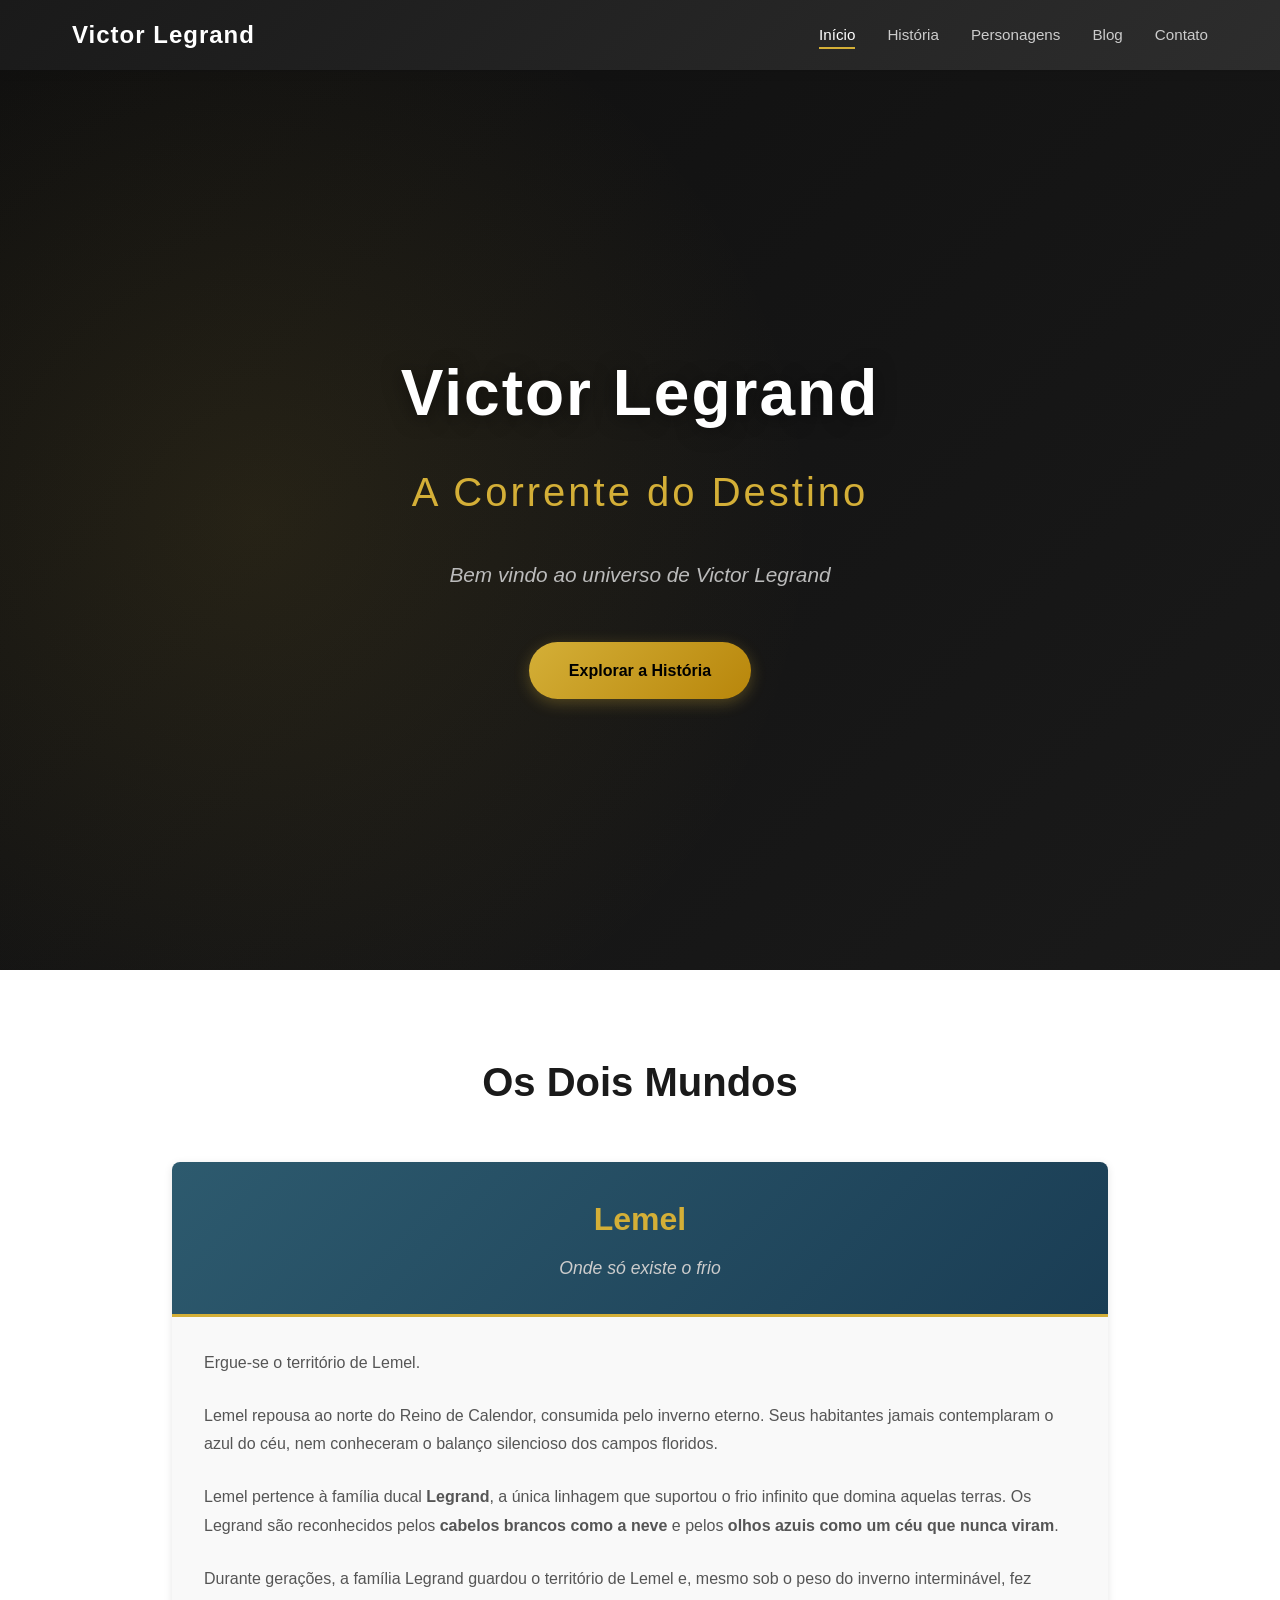
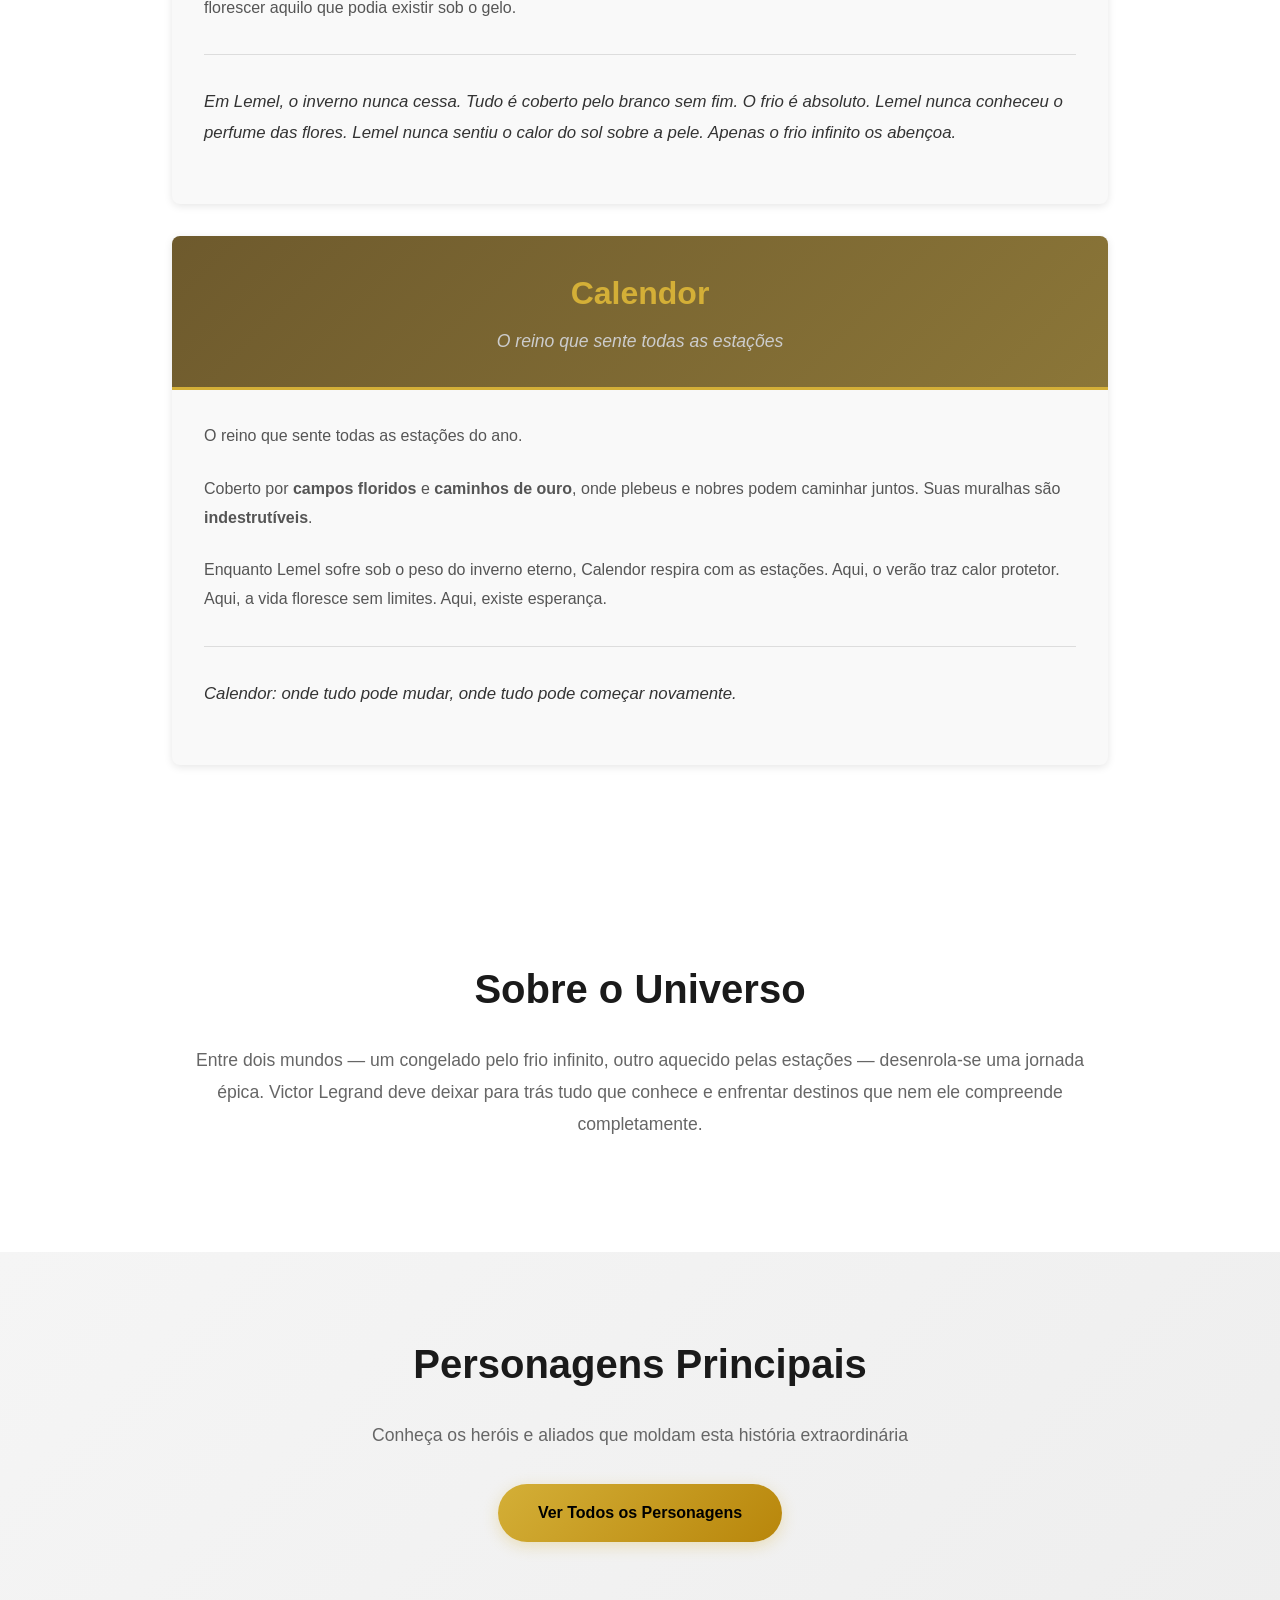
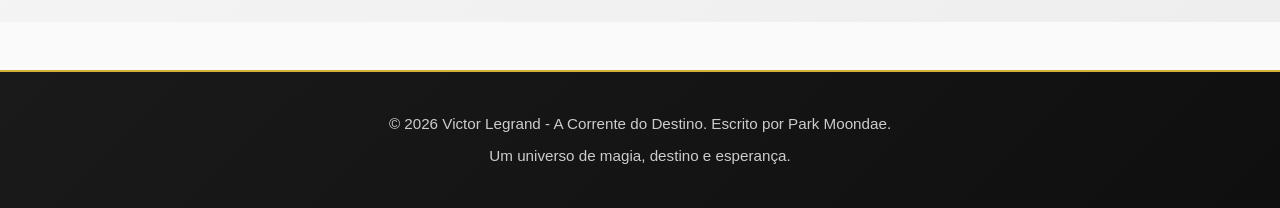
<file: index.html>
<!DOCTYPE html>
<html lang="pt-BR">
<head>
    <meta charset="UTF-8">
    <meta name="viewport" content="width=device-width, initial-scale=1.0">
    <title>Victor Legrand - A Corrente do Destino</title>
    <link rel="stylesheet" href="css/style.css">
</head>
<body>
    <!-- Navegação -->
    <nav class="navbar">
        <div class="nav-container">
            <div class="logo">Victor Legrand</div>
            <ul class="nav-menu">
                <li><a href="index.html" class="active">Início</a></li>
                <li><a href="historia.html">História</a></li>
                <li><a href="personagens.html">Personagens</a></li>
                <li><a href="blog.html">Blog</a></li>
                <li><a href="contato.html">Contato</a></li>
            </ul>
        </div>
    </nav>

    <!-- Hero Section -->
    <section class="hero">
        <div class="hero-content">
            <h1>Victor Legrand</h1>
            <h2>A Corrente do Destino</h2>
            <p class="hero-subtitle">Bem vindo ao universo de Victor Legrand</p>
            <a href="historia.html" class="cta-button">Explorar a História</a>
        </div>
    </section>

    <!-- Seção de Mundos -->
    <section class="worlds-section">
        <div class="container">
            <h2>Os Dois Mundos</h2>
            
            <!-- Lemel -->
            <div class="world-card lemel">
                <div class="world-header lemel-header">
                    <h3>Lemel</h3>
                    <p class="world-subtitle">Onde só existe o frio</p>
                </div>
                <div class="world-content">
                    <p>Ergue-se o território de Lemel.</p>
                    
                    <p>Lemel repousa ao norte do Reino de Calendor, consumida pelo inverno eterno. Seus habitantes jamais contemplaram o azul do céu, nem conheceram o balanço silencioso dos campos floridos.</p>
                    
                    <p>Lemel pertence à família ducal <strong>Legrand</strong>, a única linhagem que suportou o frio infinito que domina aquelas terras. Os Legrand são reconhecidos pelos <strong>cabelos brancos como a neve</strong> e pelos <strong>olhos azuis como um céu que nunca viram</strong>.</p>
                    
                    <p>Durante gerações, a família Legrand guardou o território de Lemel e, mesmo sob o peso do inverno interminável, fez florescer aquilo que podia existir sob o gelo.</p>
                    
                    <p class="world-essence"><em>Em Lemel, o inverno nunca cessa. Tudo é coberto pelo branco sem fim. O frio é absoluto. Lemel nunca conheceu o perfume das flores. Lemel nunca sentiu o calor do sol sobre a pele. Apenas o frio infinito os abençoa.</em></p>
                </div>
            </div>

            <!-- Calendor -->
            <div class="world-card calendor">
                <div class="world-header calendor-header">
                    <h3>Calendor</h3>
                    <p class="world-subtitle">O reino que sente todas as estações</p>
                </div>
                <div class="world-content">
                    <p>O reino que sente todas as estações do ano.</p>
                    
                    <p>Coberto por <strong>campos floridos</strong> e <strong>caminhos de ouro</strong>, onde plebeus e nobres podem caminhar juntos. Suas muralhas são <strong>indestrutíveis</strong>.</p>
                    
                    <p>Enquanto Lemel sofre sob o peso do inverno eterno, Calendor respira com as estações. Aqui, o verão traz calor protetor. Aqui, a vida floresce sem limites. Aqui, existe esperança.</p>
                    
                    <p class="world-essence"><em>Calendor: onde tudo pode mudar, onde tudo pode começar novamente.</em></p>
                </div>
            </div>
        </div>
    </section>

    <!-- Seção de Resumo -->
    <section class="info-section">
        <div class="container">
            <h2>Sobre o Universo</h2>
            <p>Entre dois mundos — um congelado pelo frio infinito, outro aquecido pelas estações — desenrola-se uma jornada épica. Victor Legrand deve deixar para trás tudo que conhece e enfrentar destinos que nem ele compreende completamente.</p>
        </div>
    </section>

    <!-- Personagens Preview -->
    <section class="characters-preview">
        <div class="container">
            <h2>Personagens Principais</h2>
            <p>Conheça os heróis e aliados que moldam esta história extraordinária</p>
            <a href="personagens.html" class="cta-button">Ver Todos os Personagens</a>
        </div>
    </section>

    <!-- Footer -->
    <footer>
        <p>&copy; 2026 Victor Legrand - A Corrente do Destino. Escrito por Park Moondae.</p>
        <p>Um universo de magia, destino e esperança.</p>
    </footer>

    <script src="js/script.js"></script>
</body>
</html>
</file>
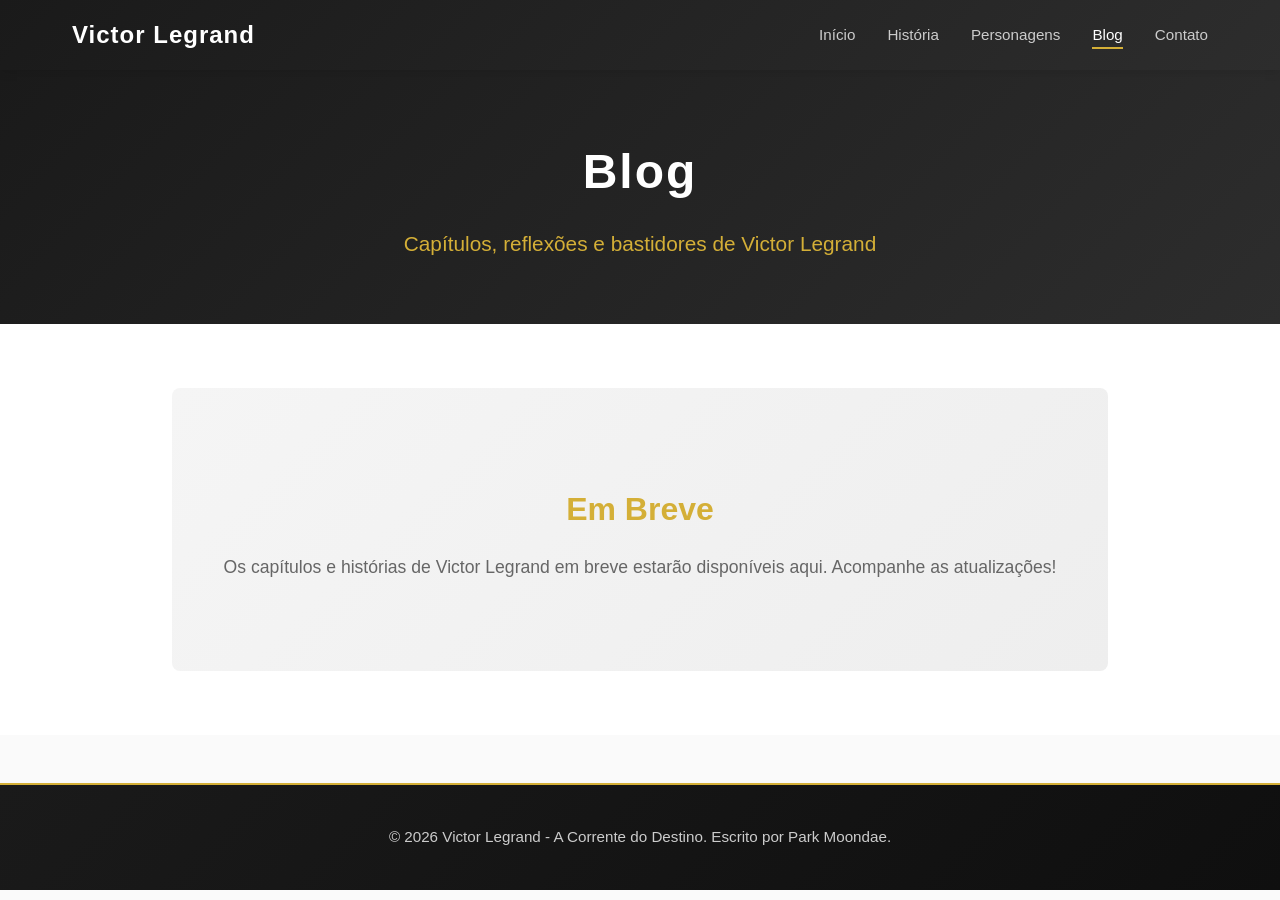
<file: blog.html>
<!DOCTYPE html>
<html lang="pt-BR">
<head>
    <meta charset="UTF-8">
    <meta name="viewport" content="width=device-width, initial-scale=1.0">
    <title>Blog - Victor Legrand</title>
    <link rel="stylesheet" href="css/style.css">
</head>
<body>
    <!-- Navegação -->
    <nav class="navbar">
        <div class="nav-container">
            <div class="logo">Victor Legrand</div>
            <ul class="nav-menu">
                <li><a href="index.html">Início</a></li>
                <li><a href="historia.html">História</a></li>
                <li><a href="personagens.html">Personagens</a></li>
                <li><a href="blog.html" class="active">Blog</a></li>
                <li><a href="contato.html">Contato</a></li>
            </ul>
        </div>
    </nav>

    <!-- Página de Blog -->
    <section class="page-header">
        <h1>Blog</h1>
        <p>Capítulos, reflexões e bastidores de Victor Legrand</p>
    </section>

    <section class="content-section">
        <div class="container">
            <div class="blog-placeholder">
                <h2>Em Breve</h2>
                <p>Os capítulos e histórias de Victor Legrand em breve estarão disponíveis aqui. Acompanhe as atualizações!</p>
            </div>
        </div>
    </section>

    <!-- Footer -->
    <footer>
        <p>&copy; 2026 Victor Legrand - A Corrente do Destino. Escrito por Park Moondae.</p>
    </footer>

    <script src="js/script.js"></script>
</body>
</html>
</file>
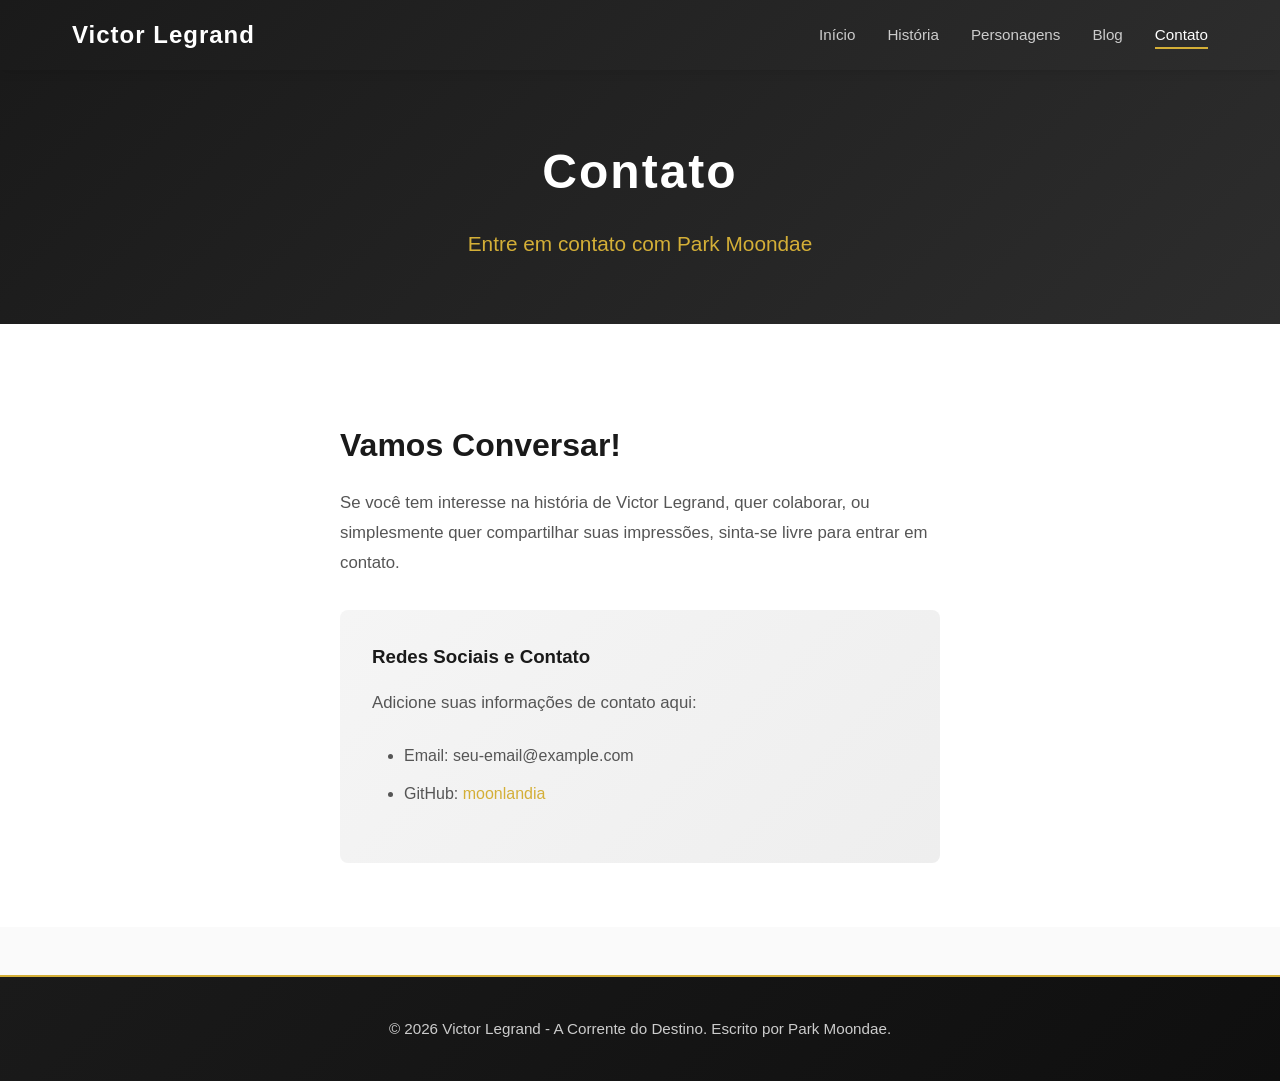
<file: contato.html>
<!DOCTYPE html>
<html lang="pt-BR">
<head>
    <meta charset="UTF-8">
    <meta name="viewport" content="width=device-width, initial-scale=1.0">
    <title>Contato - Victor Legrand</title>
    <link rel="stylesheet" href="css/style.css">
</head>
<body>
    <!-- Navegação -->
    <nav class="navbar">
        <div class="nav-container">
            <div class="logo">Victor Legrand</div>
            <ul class="nav-menu">
                <li><a href="index.html">Início</a></li>
                <li><a href="historia.html">História</a></li>
                <li><a href="personagens.html">Personagens</a></li>
                <li><a href="blog.html">Blog</a></li>
                <li><a href="contato.html" class="active">Contato</a></li>
            </ul>
        </div>
    </nav>

    <!-- Página de Contato -->
    <section class="page-header">
        <h1>Contato</h1>
        <p>Entre em contato com Park Moondae</p>
    </section>

    <section class="content-section">
        <div class="container">
            <div class="contact-info">
                <h2>Vamos Conversar!</h2>
                <p>Se você tem interesse na história de Victor Legrand, quer colaborar, ou simplesmente quer compartilhar suas impressões, sinta-se livre para entrar em contato.</p>
                
                <div class="contact-box">
                    <h3>Redes Sociais e Contato</h3>
                    <p>Adicione suas informações de contato aqui:</p>
                    <ul>
                        <li>Email: seu-email@example.com</li>
                        <li>GitHub: <a href="https://github.com/moonlandia" target="_blank">moonlandia</a></li>
                    </ul>
                </div>
            </div>
        </div>
    </section>

    <!-- Footer -->
    <footer>
        <p>&copy; 2026 Victor Legrand - A Corrente do Destino. Escrito por Park Moondae.</p>
    </footer>

    <script src="js/script.js"></script>
</body>
</html>
</file>
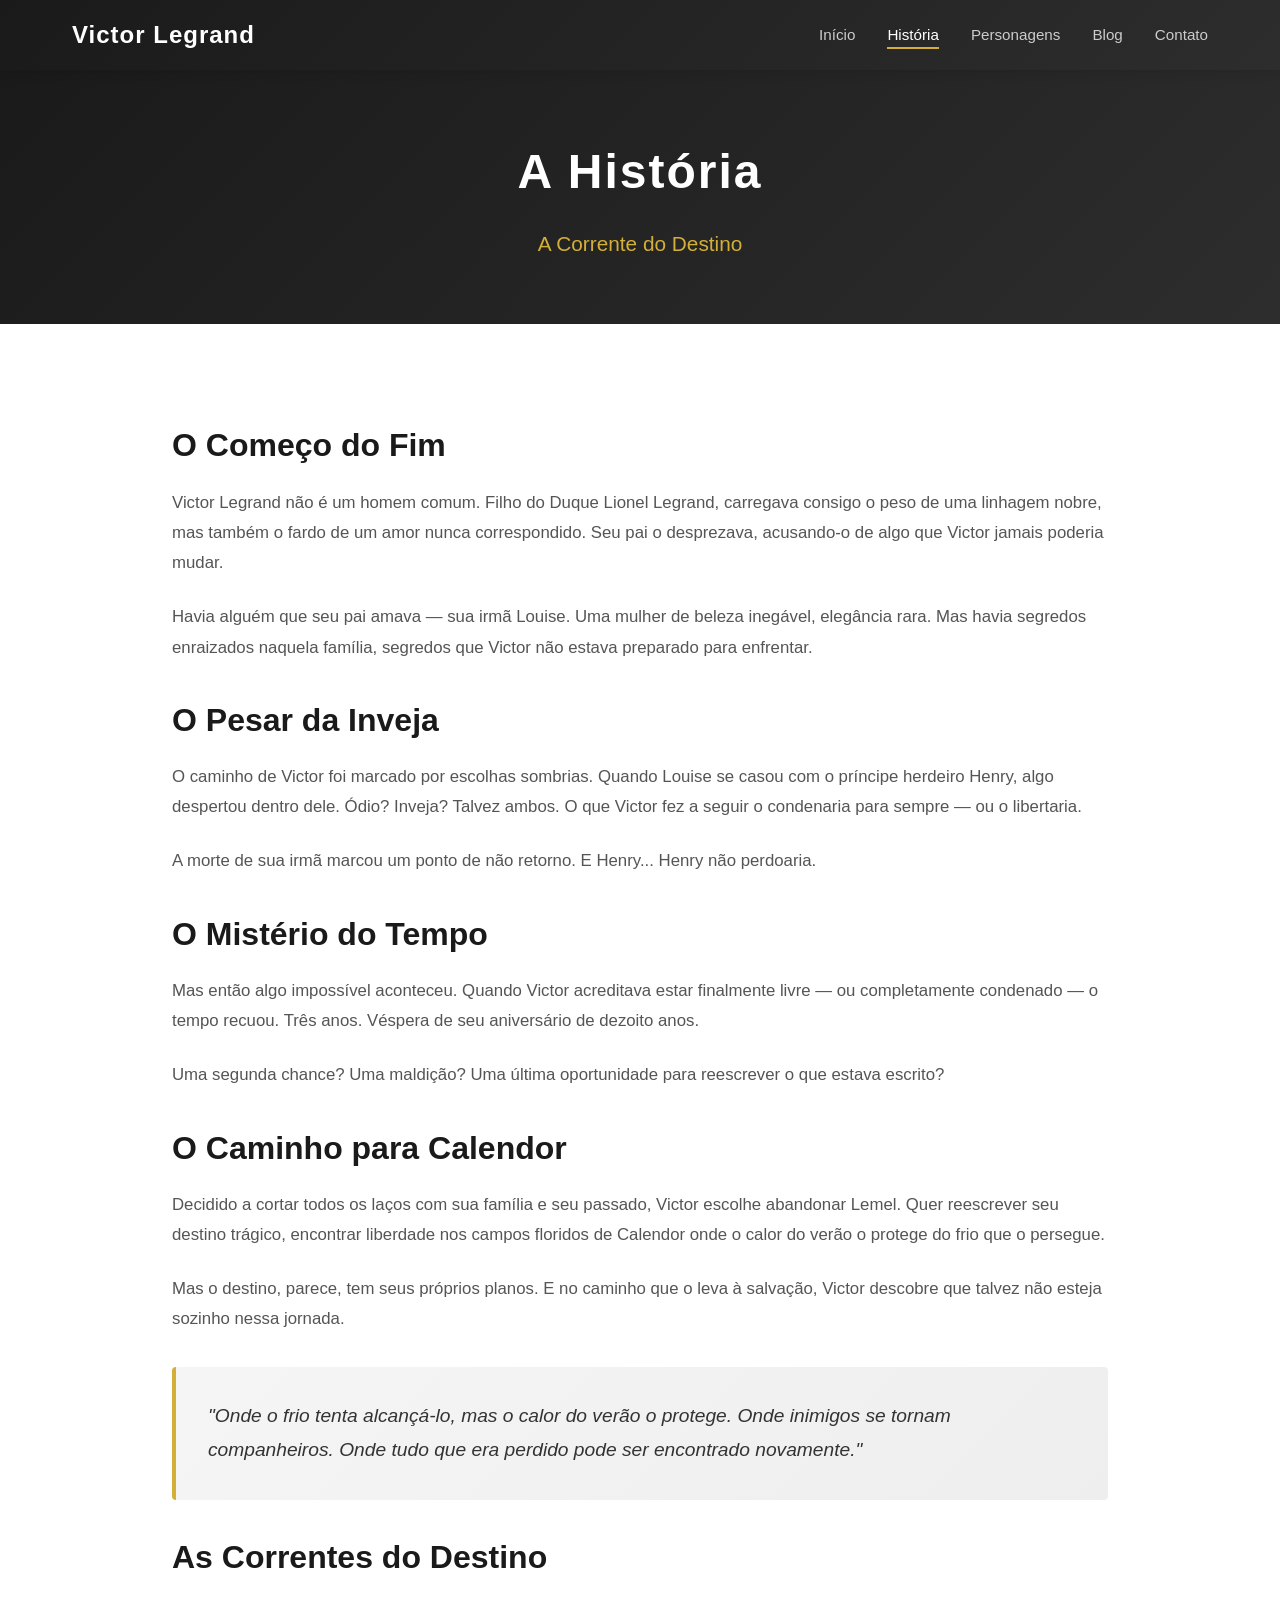
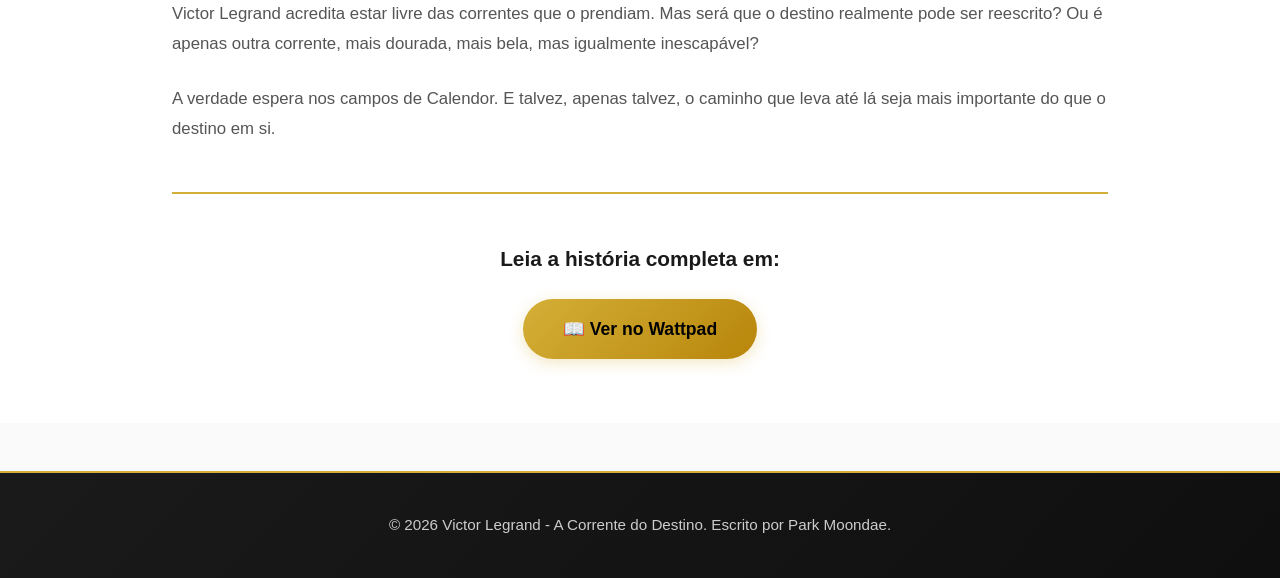
<file: historia.html>
<!DOCTYPE html>
<html lang="pt-BR">
<head>
    <meta charset="UTF-8">
    <meta name="viewport" content="width=device-width, initial-scale=1.0">
    <title>História - Victor Legrand</title>
    <link rel="stylesheet" href="css/style.css">
</head>
<body>
    <!-- Navegação -->
    <nav class="navbar">
        <div class="nav-container">
            <div class="logo">Victor Legrand</div>
            <ul class="nav-menu">
                <li><a href="index.html">Início</a></li>
                <li><a href="historia.html" class="active">História</a></li>
                <li><a href="personagens.html">Personagens</a></li>
                <li><a href="blog.html">Blog</a></li>
                <li><a href="contato.html">Contato</a></li>
            </ul>
        </div>
    </nav>

    <!-- Página de História -->
    <section class="page-header">
        <h1>A História</h1>
        <p>A Corrente do Destino</p>
    </section>

    <section class="content-section">
        <div class="container">
            <h2>O Começo do Fim</h2>
            <p>Victor Legrand não é um homem comum. Filho do Duque Lionel Legrand, carregava consigo o peso de uma linhagem nobre, mas também o fardo de um amor nunca correspondido. Seu pai o desprezava, acusando-o de algo que Victor jamais poderia mudar.</p>
            
            <p>Havia alguém que seu pai amava — sua irmã Louise. Uma mulher de beleza inegável, elegância rara. Mas havia segredos enraizados naquela família, segredos que Victor não estava preparado para enfrentar.</p>

            <h2>O Pesar da Inveja</h2>
            <p>O caminho de Victor foi marcado por escolhas sombrias. Quando Louise se casou com o príncipe herdeiro Henry, algo despertou dentro dele. Ódio? Inveja? Talvez ambos. O que Victor fez a seguir o condenaria para sempre — ou o libertaria.</p>
            
            <p>A morte de sua irmã marcou um ponto de não retorno. E Henry... Henry não perdoaria.</p>

            <h2>O Mistério do Tempo</h2>
            <p>Mas então algo impossível aconteceu. Quando Victor acreditava estar finalmente livre — ou completamente condenado — o tempo recuou. Três anos. Véspera de seu aniversário de dezoito anos.</p>
            
            <p>Uma segunda chance? Uma maldição? Uma última oportunidade para reescrever o que estava escrito?</p>

            <h2>O Caminho para Calendor</h2>
            <p>Decidido a cortar todos os laços com sua família e seu passado, Victor escolhe abandonar Lemel. Quer reescrever seu destino trágico, encontrar liberdade nos campos floridos de Calendor onde o calor do verão o protege do frio que o persegue.</p>
            
            <p>Mas o destino, parece, tem seus próprios planos. E no caminho que o leva à salvação, Victor descobre que talvez não esteja sozinho nessa jornada.</p>

            <div class="story-box">
                <p><em>"Onde o frio tenta alcançá-lo, mas o calor do verão o protege. Onde inimigos se tornam companheiros. Onde tudo que era perdido pode ser encontrado novamente."</em></p>
            </div>

            <h2>As Correntes do Destino</h2>
            <p>Victor Legrand acredita estar livre das correntes que o prendiam. Mas será que o destino realmente pode ser reescrito? Ou é apenas outra corrente, mais dourada, mais bela, mas igualmente inescapável?</p>
            
            <p>A verdade espera nos campos de Calendor. E talvez, apenas talvez, o caminho que leva até lá seja mais importante do que o destino em si.</p>

            <!-- Link para Wattpad -->
            <div class="wattpad-link">
                <h3>Leia a história completa em:</h3>
                <a href="https://www.wattpad.com/story/410203344-a-corrente-do-destino" target="_blank" class="wattpad-button">
                    📖 Ver no Wattpad
                </a>
            </div>
        </div>
    </section>

    <!-- Footer -->
    <footer>
        <p>&copy; 2026 Victor Legrand - A Corrente do Destino. Escrito por Park Moondae.</p>
    </footer>

    <script src="js/script.js"></script>
</body>
</html>
</file>
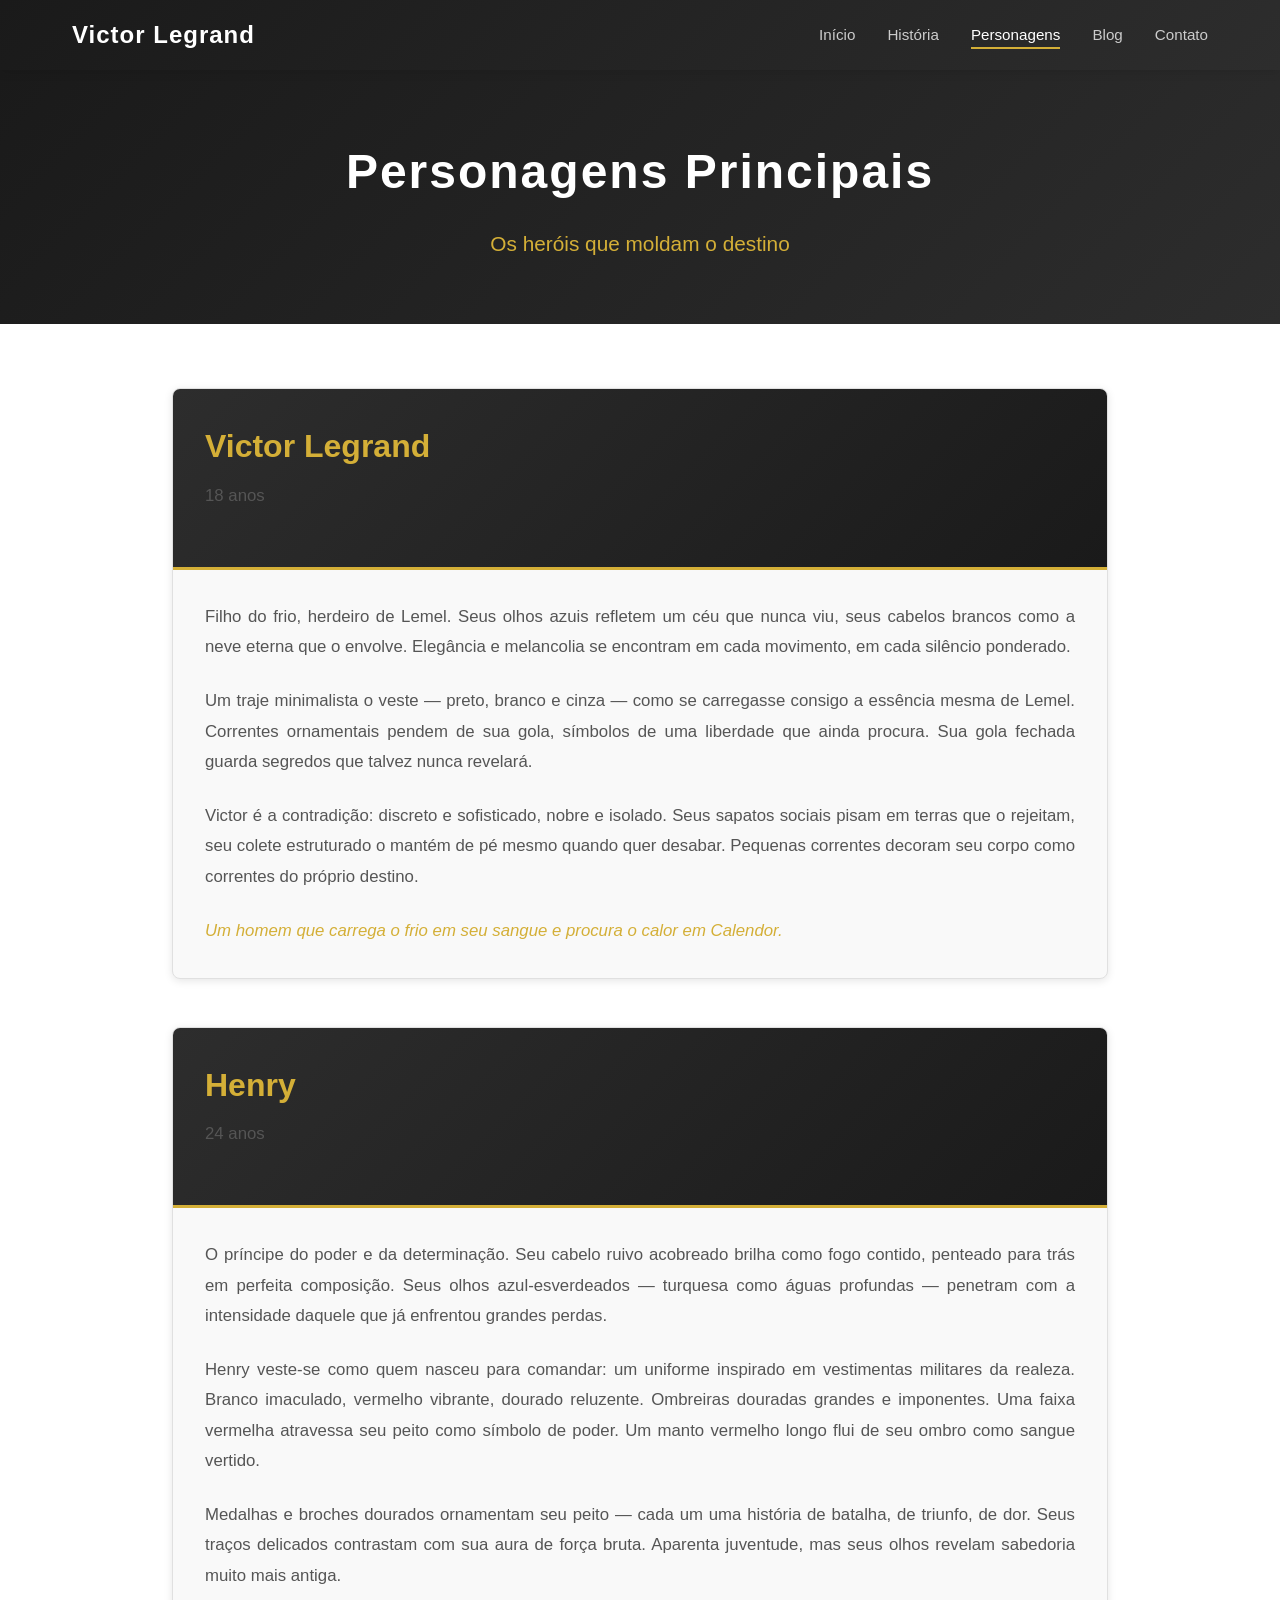
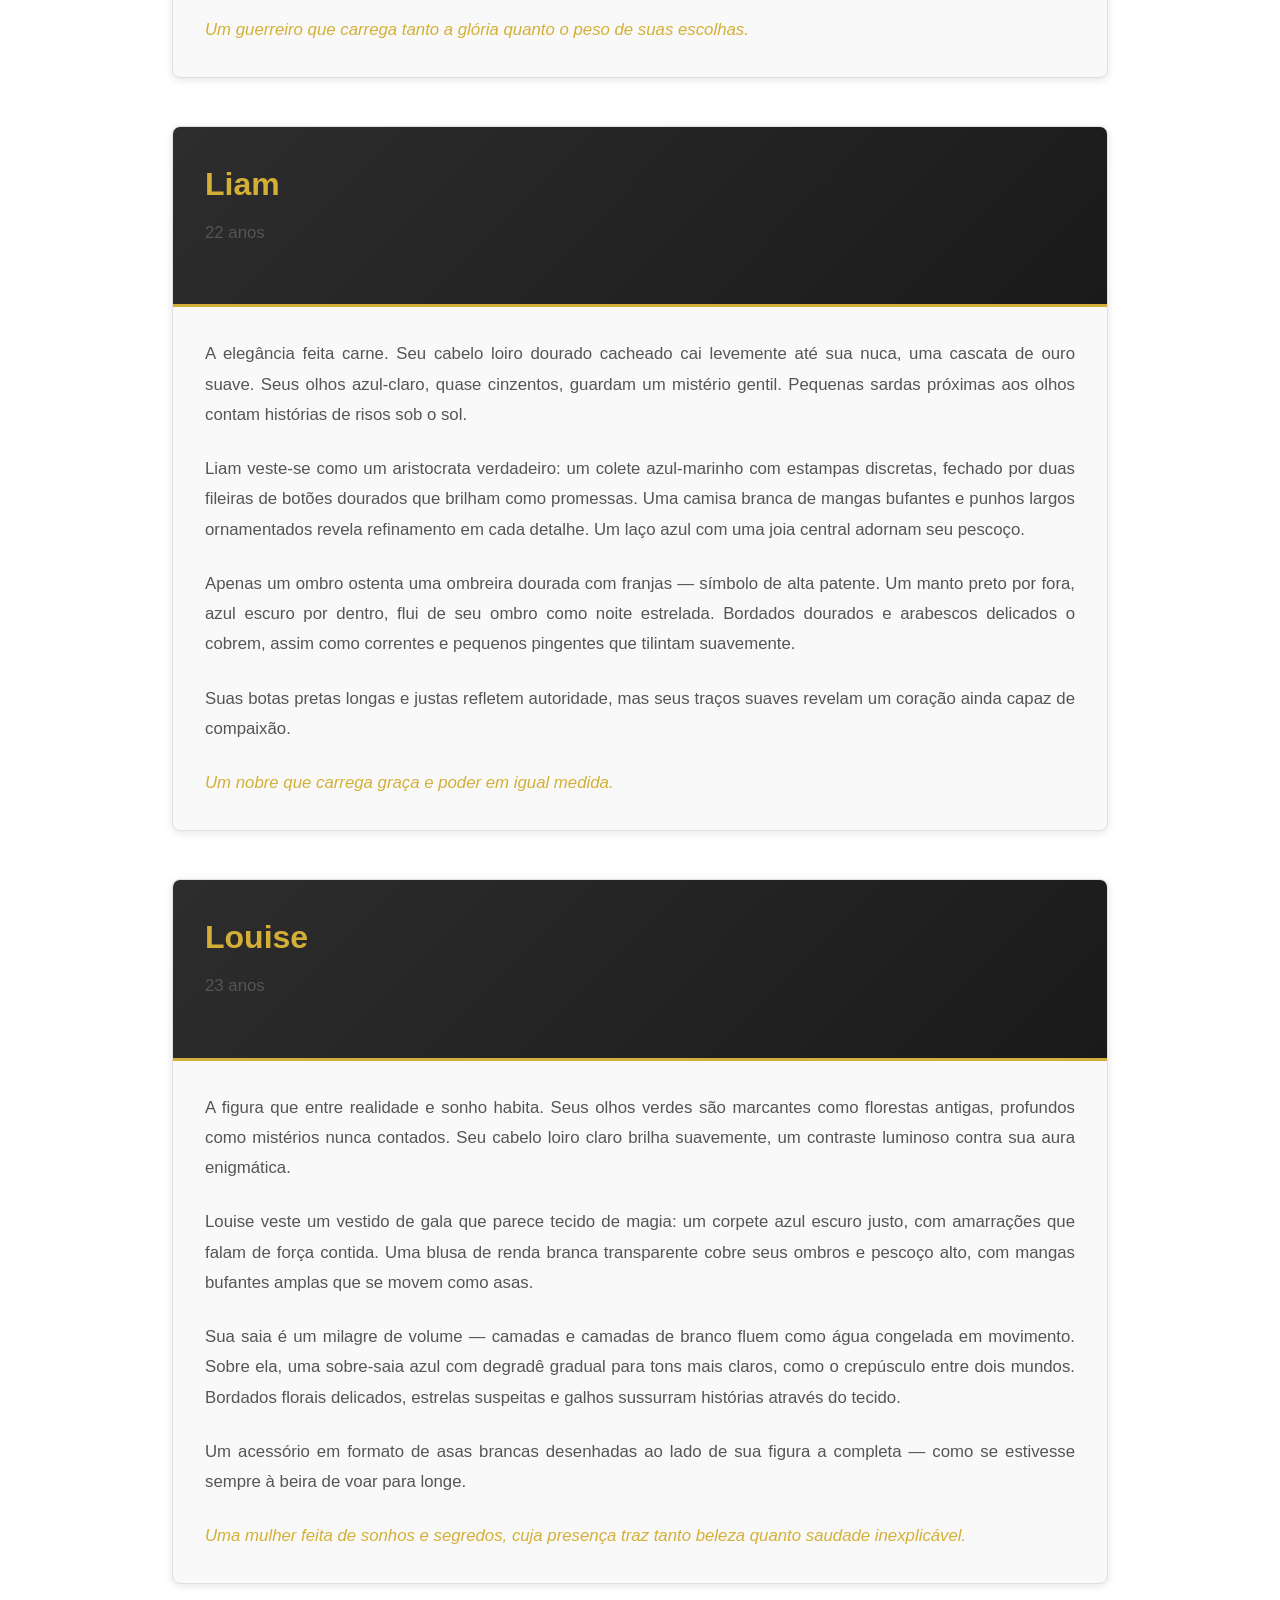
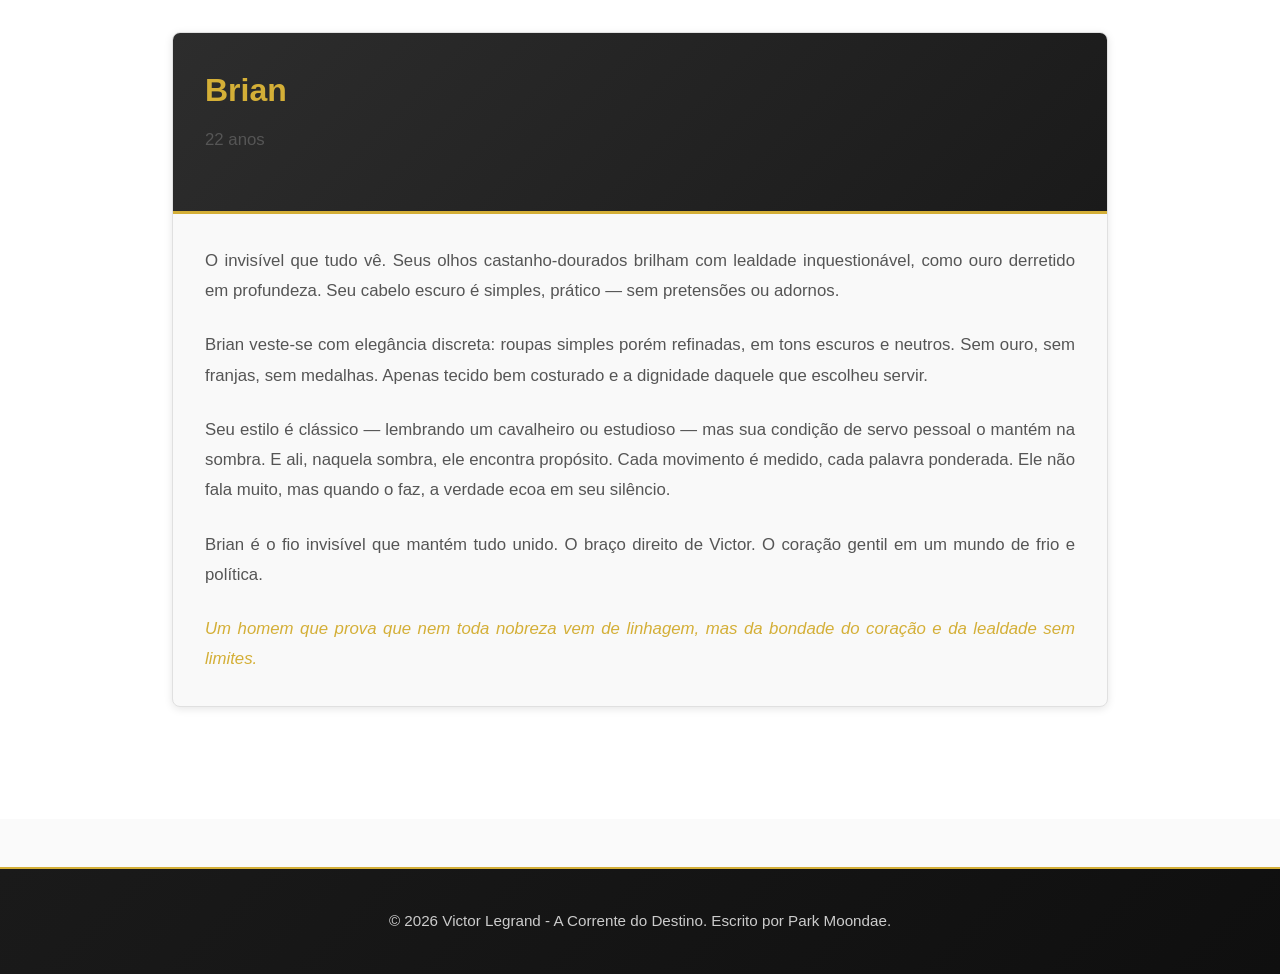
<file: personagens.html>
<!DOCTYPE html>
<html lang="pt-BR">
<head>
    <meta charset="UTF-8">
    <meta name="viewport" content="width=device-width, initial-scale=1.0">
    <title>Personagens - Victor Legrand</title>
    <link rel="stylesheet" href="css/style.css">
</head>
<body>
    <!-- Navegação -->
    <nav class="navbar">
        <div class="nav-container">
            <div class="logo">Victor Legrand</div>
            <ul class="nav-menu">
                <li><a href="index.html">Início</a></li>
                <li><a href="historia.html">História</a></li>
                <li><a href="personagens.html" class="active">Personagens</a></li>
                <li><a href="blog.html">Blog</a></li>
                <li><a href="contato.html">Contato</a></li>
            </ul>
        </div>
    </nav>

    <!-- Página de Personagens -->
    <section class="page-header">
        <h1>Personagens Principais</h1>
        <p>Os heróis que moldam o destino</p>
    </section>

    <section class="content-section">
        <div class="container">
            <!-- Victor Legrand -->
            <div class="character-card">
                <div class="character-header">
                    <h2>Victor Legrand</h2>
                    <p class="age">18 anos</p>
                </div>
                <div class="character-details">
                    <div class="character-poetry">
                        <p>Filho do frio, herdeiro de Lemel. Seus olhos azuis refletem um céu que nunca viu, seus cabelos brancos como a neve eterna que o envolve. Elegância e melancolia se encontram em cada movimento, em cada silêncio ponderado.</p>
                        
                        <p>Um traje minimalista o veste — preto, branco e cinza — como se carregasse consigo a essência mesma de Lemel. Correntes ornamentais pendem de sua gola, símbolos de uma liberdade que ainda procura. Sua gola fechada guarda segredos que talvez nunca revelará.</p>
                        
                        <p>Victor é a contradição: discreto e sofisticado, nobre e isolado. Seus sapatos sociais pisam em terras que o rejeitam, seu colete estruturado o mantém de pé mesmo quando quer desabar. Pequenas correntes decoram seu corpo como correntes do próprio destino.</p>
                        
                        <p><em>Um homem que carrega o frio em seu sangue e procura o calor em Calendor.</em></p>
                    </div>
                </div>
            </div>

            <!-- Henry -->
            <div class="character-card">
                <div class="character-header">
                    <h2>Henry</h2>
                    <p class="age">24 anos</p>
                </div>
                <div class="character-details">
                    <div class="character-poetry">
                        <p>O príncipe do poder e da determinação. Seu cabelo ruivo acobreado brilha como fogo contido, penteado para trás em perfeita composição. Seus olhos azul-esverdeados — turquesa como águas profundas — penetram com a intensidade daquele que já enfrentou grandes perdas.</p>
                        
                        <p>Henry veste-se como quem nasceu para comandar: um uniforme inspirado em vestimentas militares da realeza. Branco imaculado, vermelho vibrante, dourado reluzente. Ombreiras douradas grandes e imponentes. Uma faixa vermelha atravessa seu peito como símbolo de poder. Um manto vermelho longo flui de seu ombro como sangue vertido.</p>
                        
                        <p>Medalhas e broches dourados ornamentam seu peito — cada um uma história de batalha, de triunfo, de dor. Seus traços delicados contrastam com sua aura de força bruta. Aparenta juventude, mas seus olhos revelam sabedoria muito mais antiga.</p>
                        
                        <p><em>Um guerreiro que carrega tanto a glória quanto o peso de suas escolhas.</em></p>
                    </div>
                </div>
            </div>

            <!-- Liam -->
            <div class="character-card">
                <div class="character-header">
                    <h2>Liam</h2>
                    <p class="age">22 anos</p>
                </div>
                <div class="character-details">
                    <div class="character-poetry">
                        <p>A elegância feita carne. Seu cabelo loiro dourado cacheado cai levemente até sua nuca, uma cascata de ouro suave. Seus olhos azul-claro, quase cinzentos, guardam um mistério gentil. Pequenas sardas próximas aos olhos contam histórias de risos sob o sol.</p>
                        
                        <p>Liam veste-se como um aristocrata verdadeiro: um colete azul-marinho com estampas discretas, fechado por duas fileiras de botões dourados que brilham como promessas. Uma camisa branca de mangas bufantes e punhos largos ornamentados revela refinamento em cada detalhe. Um laço azul com uma joia central adornam seu pescoço.</p>
                        
                        <p>Apenas um ombro ostenta uma ombreira dourada com franjas — símbolo de alta patente. Um manto preto por fora, azul escuro por dentro, flui de seu ombro como noite estrelada. Bordados dourados e arabescos delicados o cobrem, assim como correntes e pequenos pingentes que tilintam suavemente.</p>
                        
                        <p>Suas botas pretas longas e justas refletem autoridade, mas seus traços suaves revelam um coração ainda capaz de compaixão.</p>
                        
                        <p><em>Um nobre que carrega graça e poder em igual medida.</em></p>
                    </div>
                </div>
            </div>

            <!-- Louise -->
            <div class="character-card">
                <div class="character-header">
                    <h2>Louise</h2>
                    <p class="age">23 anos</p>
                </div>
                <div class="character-details">
                    <div class="character-poetry">
                        <p>A figura que entre realidade e sonho habita. Seus olhos verdes são marcantes como florestas antigas, profundos como mistérios nunca contados. Seu cabelo loiro claro brilha suavemente, um contraste luminoso contra sua aura enigmática.</p>
                        
                        <p>Louise veste um vestido de gala que parece tecido de magia: um corpete azul escuro justo, com amarrações que falam de força contida. Uma blusa de renda branca transparente cobre seus ombros e pescoço alto, com mangas bufantes amplas que se movem como asas.</p>
                        
                        <p>Sua saia é um milagre de volume — camadas e camadas de branco fluem como água congelada em movimento. Sobre ela, uma sobre-saia azul com degradê gradual para tons mais claros, como o crepúsculo entre dois mundos. Bordados florais delicados, estrelas suspeitas e galhos sussurram histórias através do tecido.</p>
                        
                        <p>Um acessório em formato de asas brancas desenhadas ao lado de sua figura a completa — como se estivesse sempre à beira de voar para longe.</p>
                        
                        <p><em>Uma mulher feita de sonhos e segredos, cuja presença traz tanto beleza quanto saudade inexplicável.</em></p>
                    </div>
                </div>
            </div>

            <!-- Brian -->
            <div class="character-card">
                <div class="character-header">
                    <h2>Brian</h2>
                    <p class="age">22 anos</p>
                </div>
                <div class="character-details">
                    <div class="character-poetry">
                        <p>O invisível que tudo vê. Seus olhos castanho-dourados brilham com lealdade inquestionável, como ouro derretido em profundeza. Seu cabelo escuro é simples, prático — sem pretensões ou adornos.</p>
                        
                        <p>Brian veste-se com elegância discreta: roupas simples porém refinadas, em tons escuros e neutros. Sem ouro, sem franjas, sem medalhas. Apenas tecido bem costurado e a dignidade daquele que escolheu servir.</p>
                        
                        <p>Seu estilo é clássico — lembrando um cavalheiro ou estudioso — mas sua condição de servo pessoal o mantém na sombra. E ali, naquela sombra, ele encontra propósito. Cada movimento é medido, cada palavra ponderada. Ele não fala muito, mas quando o faz, a verdade ecoa em seu silêncio.</p>
                        
                        <p>Brian é o fio invisível que mantém tudo unido. O braço direito de Victor. O coração gentil em um mundo de frio e política.</p>
                        
                        <p><em>Um homem que prova que nem toda nobreza vem de linhagem, mas da bondade do coração e da lealdade sem limites.</em></p>
                    </div>
                </div>
            </div>
        </div>
    </section>

    <!-- Footer -->
    <footer>
        <p>&copy; 2026 Victor Legrand - A Corrente do Destino. Escrito por Park Moondae.</p>
    </footer>

    <script src="js/script.js"></script>
</body>
</html>
</file>
<file: css/style.css>
/* Reset e Estilos Globais */
* {
    margin: 0;
    padding: 0;
    box-sizing: border-box;
}

body {
    font-family: 'Segoe UI', Tahoma, Geneva, Verdana, sans-serif;
    line-height: 1.6;
    color: #333;
    background-color: #fafafa;
}

/* Navegação */
.navbar {
    background: linear-gradient(135deg, #1a1a1a 0%, #2d2d2d 100%);
    padding: 1rem 0;
    box-shadow: 0 2px 10px rgba(0, 0, 0, 0.1);
    position: sticky;
    top: 0;
    z-index: 100;
}

.nav-container {
    display: flex;
    justify-content: space-between;
    align-items: center;
    max-width: 1200px;
    margin: 0 auto;
    padding: 0 2rem;
}

.logo {
    font-size: 1.5rem;
    font-weight: bold;
    color: #fff;
    letter-spacing: 1px;
}

.nav-menu {
    display: flex;
    list-style: none;
    gap: 2rem;
}

.nav-menu a {
    color: #ccc;
    text-decoration: none;
    font-size: 0.95rem;
    transition: color 0.3s;
    border-bottom: 2px solid transparent;
    padding-bottom: 0.25rem;
}

.nav-menu a:hover,
.nav-menu a.active {
    color: #fff;
    border-bottom-color: #d4af37;
}

/* Hero Section */
.hero {
    background: linear-gradient(135deg, #0f0f0f 0%, #1a1a1a 100%);
    color: #fff;
    padding: 8rem 2rem;
    text-align: center;
    min-height: 100vh;
    display: flex;
    align-items: center;
    justify-content: center;
    position: relative;
    overflow: hidden;
}

.hero::before {
    content: '';
    position: absolute;
    top: 0;
    left: 0;
    right: 0;
    bottom: 0;
    background: radial-gradient(circle at 20% 50%, rgba(212, 175, 55, 0.1) 0%, transparent 50%);
    pointer-events: none;
}

.hero-content {
    position: relative;
    z-index: 1;
    max-width: 800px;
}

.hero h1 {
    font-size: 4rem;
    margin-bottom: 1rem;
    text-shadow: 0 2px 20px rgba(0, 0, 0, 0.5);
    letter-spacing: 2px;
}

.hero h2 {
    font-size: 2.5rem;
    color: #d4af37;
    margin-bottom: 2rem;
    font-weight: 300;
    letter-spacing: 3px;
}

.hero-subtitle {
    font-size: 1.3rem;
    margin-bottom: 3rem;
    line-height: 1.8;
    color: #bbb;
    max-width: 600px;
    margin-left: auto;
    margin-right: auto;
    font-style: italic;
}

/* Botão CTA */
.cta-button {
    display: inline-block;
    padding: 1rem 2.5rem;
    background: linear-gradient(135deg, #d4af37 0%, #b8860b 100%);
    color: #000;
    text-decoration: none;
    border-radius: 50px;
    font-weight: 600;
    transition: all 0.3s;
    box-shadow: 0 4px 15px rgba(212, 175, 55, 0.3);
}

.cta-button:hover {
    transform: translateY(-2px);
    box-shadow: 0 6px 25px rgba(212, 175, 55, 0.5);
}

/* Container */
.container {
    max-width: 1000px;
    margin: 0 auto;
    padding: 0 2rem;
}

/* Seção de Mundos */
.worlds-section {
    padding: 5rem 2rem;
    background-color: #fff;
}

.worlds-section h2 {
    text-align: center;
    font-size: 2.5rem;
    margin-bottom: 3rem;
    color: #1a1a1a;
}

.world-card {
    background: #f9f9f9;
    border-radius: 8px;
    margin-bottom: 2rem;
    overflow: hidden;
    box-shadow: 0 2px 8px rgba(0, 0, 0, 0.1);
    transition: all 0.3s;
}

.world-card:hover {
    box-shadow: 0 4px 16px rgba(212, 175, 55, 0.2);
    transform: translateY(-2px);
}

.world-header {
    padding: 2rem;
    color: #fff;
    text-align: center;
    border-bottom: 3px solid #d4af37;
}

.lemel-header {
    background: linear-gradient(135deg, #2d5a6e 0%, #1a3d54 100%);
}

.calendor-header {
    background: linear-gradient(135deg, #6e5a2d 0%, #8b7638 100%);
}

.world-header h3 {
    font-size: 2rem;
    margin-bottom: 0.5rem;
    color: #d4af37;
}

.world-subtitle {
    font-size: 1.1rem;
    color: #ccc;
    font-style: italic;
}

.world-content {
    padding: 2rem;
    color: #555;
    line-height: 1.8;
}

.world-content p {
    margin-bottom: 1.5rem;
}

.world-essence {
    margin-top: 2rem;
    padding-top: 2rem;
    border-top: 1px solid #ddd;
    font-size: 1.05rem;
    color: #333 !important;
}

/* Seções de Conteúdo */
.info-section,
.characters-preview {
    padding: 5rem 2rem;
    text-align: center;
}

.info-section {
    background-color: #fff;
}

.characters-preview {
    background: linear-gradient(135deg, #f5f5f5 0%, #eeeeee 100%);
}

.info-section h2,
.characters-preview h2 {
    font-size: 2.5rem;
    margin-bottom: 1.5rem;
    color: #1a1a1a;
}

.info-section p,
.characters-preview p {
    font-size: 1.1rem;
    color: #666;
    margin-bottom: 2rem;
    line-height: 1.8;
}

/* Página Header */
.page-header {
    background: linear-gradient(135deg, #1a1a1a 0%, #2d2d2d 100%);
    color: #fff;
    padding: 4rem 2rem;
    text-align: center;
}

.page-header h1 {
    font-size: 3rem;
    margin-bottom: 1rem;
    letter-spacing: 2px;
}

.page-header p {
    font-size: 1.3rem;
    color: #d4af37;
}

/* Content Section */
.content-section {
    padding: 4rem 2rem;
    background-color: #fff;
}

.content-section h2 {
    font-size: 2rem;
    margin: 2rem 0 1rem 0;
    color: #1a1a1a;
}

.content-section p {
    font-size: 1.05rem;
    color: #555;
    margin-bottom: 1.5rem;
    line-height: 1.8;
}

.content-section ul {
    margin: 1rem 0 1.5rem 2rem;
    color: #555;
}

.content-section li {
    margin-bottom: 0.8rem;
    line-height: 1.6;
}

.story-box {
    background: linear-gradient(135deg, #f5f5f5 0%, #eeeeee 100%);
    padding: 2rem;
    border-left: 4px solid #d4af37;
    margin: 2rem 0;
    border-radius: 4px;
}

.story-box p {
    font-size: 1.2rem;
    color: #333;
    margin: 0;
}

/* Wattpad Link Section */
.wattpad-link {
    margin-top: 3rem;
    padding-top: 3rem;
    border-top: 2px solid #d4af37;
    text-align: center;
}

.wattpad-link h3 {
    font-size: 1.3rem;
    color: #1a1a1a;
    margin-bottom: 1.5rem;
}

.wattpad-button {
    display: inline-block;
    padding: 1rem 2.5rem;
    background: linear-gradient(135deg, #d4af37 0%, #b8860b 100%);
    color: #000;
    text-decoration: none;
    border-radius: 50px;
    font-weight: 600;
    font-size: 1.1rem;
    transition: all 0.3s;
    box-shadow: 0 4px 15px rgba(212, 175, 55, 0.3);
}

.wattpad-button:hover {
    transform: translateY(-3px);
    box-shadow: 0 6px 25px rgba(212, 175, 55, 0.5);
}

/* Character Cards */
.character-card {
    background: #f9f9f9;
    border: 1px solid #e0e0e0;
    border-radius: 8px;
    margin-bottom: 3rem;
    overflow: hidden;
    box-shadow: 0 2px 8px rgba(0, 0, 0, 0.1);
    transition: all 0.3s;
}

.character-card:hover {
    box-shadow: 0 4px 16px rgba(212, 175, 55, 0.2);
    transform: translateY(-2px);
}

.character-header {
    background: linear-gradient(135deg, #2d2d2d 0%, #1a1a1a 100%);
    color: #fff;
    padding: 2rem;
    border-bottom: 3px solid #d4af37;
}

.character-header h2 {
    font-size: 2rem;
    margin: 0 0 0.5rem 0;
    color: #d4af37;
}

.age {
    font-size: 1.1rem;
    color: #ccc;
    margin: 0;
}

.character-details {
    padding: 2rem;
}

.character-poetry {
    color: #555;
    line-height: 1.9;
    font-size: 1.05rem;
}

.character-poetry p {
    margin-bottom: 1.5rem;
    text-align: justify;
}

.character-poetry p:last-child {
    margin-bottom: 0;
}

.character-poetry em {
    color: #d4af37;
    font-style: italic;
    font-weight: 500;
}

/* Blog Placeholder */
.blog-placeholder {
    text-align: center;
    padding: 4rem 2rem;
    background: linear-gradient(135deg, #f5f5f5 0%, #eeeeee 100%);
    border-radius: 8px;
}

.blog-placeholder h2 {
    font-size: 2rem;
    color: #d4af37;
    margin-bottom: 1rem;
}

.blog-placeholder p {
    font-size: 1.1rem;
    color: #666;
}

/* Contact Info */
.contact-info {
    max-width: 600px;
    margin: 0 auto;
}

.contact-box {
    background: linear-gradient(135deg, #f5f5f5 0%, #eeeeee 100%);
    padding: 2rem;
    border-radius: 8px;
    margin-top: 2rem;
}

.contact-box h3 {
    color: #1a1a1a;
    margin-bottom: 1rem;
}

.contact-box a {
    color: #d4af37;
    text-decoration: none;
}

.contact-box a:hover {
    text-decoration: underline;
}

/* Footer */
footer {
    background: linear-gradient(135deg, #1a1a1a 0%, #0f0f0f 100%);
    color: #ccc;
    text-align: center;
    padding: 2rem;
    margin-top: 3rem;
    border-top: 2px solid #d4af37;
}

footer p {
    margin: 0.5rem 0;
    font-size: 0.95rem;
}

/* Responsividade */
@media (max-width: 768px) {
    .nav-menu {
        gap: 1rem;
        font-size: 0.9rem;
    }
    
    .hero h1 {
        font-size: 2.5rem;
    }
    
    .hero h2 {
        font-size: 1.8rem;
    }
    
    .hero-subtitle {
        font-size: 1.1rem;
    }
    
    .info-section h2,
    .characters-preview h2 {
        font-size: 2rem;
    }
    
    .page-header h1 {
        font-size: 2rem;
    }
    
    .character-header h2 {
        font-size: 1.5rem;
    }
    
    .content-section h2 {
        font-size: 1.5rem;
    }
    
    .worlds-section h2 {
        font-size: 2rem;
    }
    
    .wattpad-link h3 {
        font-size: 1.1rem;
    }
}
</file>
